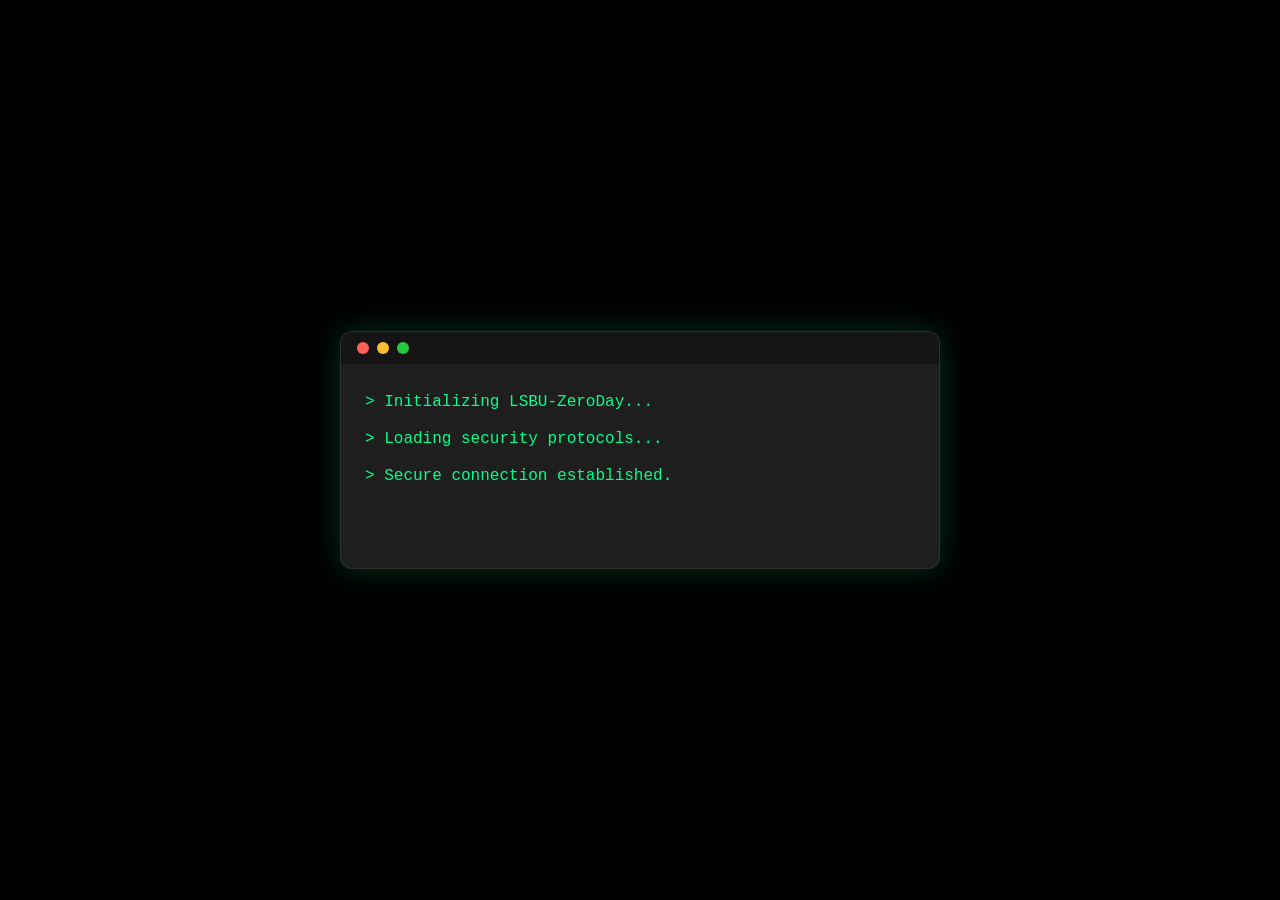
<file: index.html>
<!DOCTYPE html>
<html lang="en">

<head>
  <meta charset="UTF-8" />
  <meta name="viewport" content="width=device-width, initial-scale=1.0" />

  <!-- SEO Meta Tags -->
  <meta name="description"
    content="LSBU-ZeroDay - A student-led cybersecurity society at London South Bank University exploring penetration testing, secure coding, and defense strategies.">
  <meta name="keywords"
    content="cybersecurity, LSBU, London South Bank University, ZeroDay, penetration testing, ethical hacking, CTF, student society">
  <meta name="author" content="LSBU-ZeroDay Team">

  <!-- Open Graph / Social Media Meta Tags -->
  <meta property="og:type" content="website">
  <meta property="og:url" content="https://naziulsiam.github.io/zeroday-linktree/">
  <meta property="og:title" content="LSBU-ZeroDay - Cybersecurity Society">
  <meta property="og:description"
    content="A student-led cybersecurity society at London South Bank University. Exploring penetration testing, secure coding, and real-world defense strategies.">
  <meta property="og:image" content="https://naziulsiam.github.io/zeroday-linktree/images/logo.jpg">

  <!-- Twitter Card Meta Tags -->
  <meta name="twitter:card" content="summary_large_image">
  <meta name="twitter:title" content="LSBU-ZeroDay - Cybersecurity Society">
  <meta name="twitter:description" content="A student-led cybersecurity society at London South Bank University.">
  <meta name="twitter:image" content="https://naziulsiam.github.io/zeroday-linktree/images/logo.jpg">

  <title>LSBU-ZeroDay - Cybersecurity Society</title>
  <link rel="stylesheet" href="style.css" />
  <link rel="icon"
    href="data:image/svg+xml,<svg xmlns=%22http://www.w3.org/2000/svg%22 viewBox=%220 0 100 100%22><text y=%22.9em%22 font-size=%2290%22>🛡️</text></svg>">
</head>

<body>
  <!-- 🔒 Loading Screen -->
  <div id="loader" role="status" aria-label="Loading LSBU-ZeroDay">
    <div class="terminal">
      <div class="terminal-header">
        <span class="dot red" aria-hidden="true"></span>
        <span class="dot yellow" aria-hidden="true"></span>
        <span class="dot green" aria-hidden="true"></span>
      </div>
      <div class="terminal-body">
        <p>> Initializing LSBU-ZeroDay...</p>
        <p>> Loading security protocols...</p>
        <p>> Secure connection established.</p>
        <p class="prompt">lsbu-zeroday@linktree:~$</p>
      </div>
    </div>
  </div>

  <!-- 🌐 Main Content -->
  <div id="main-content" class="hidden">
    <div class="container">
      <header class="profile">
        <!-- 🔷 Logo -->
        <div class="logo-container">
          <img src="images/logo.jpg" alt="LSBU-ZeroDay Cybersecurity Society Logo" class="logo" />
        </div>

        <div class="badge" aria-label="Society name">LSBU-ZeroDay</div>
        <h1>lsbu-zeroday</h1>

        <!-- 📌 Live Status -->
        <div class="status-badge" role="status" aria-live="polite">
          <span class="dot online" aria-label="Online"></span> 7 members online • Next event:...
        </div>

        <!-- 📝 Bio -->
        <div class="profile-bio">
          <p>
            A student-led cybersecurity society at London South Bank University.
            We explore penetration testing, secure coding, threat intelligence,
            and real-world defense strategies—because every day is zero-day somewhere.
          </p>
        </div>

        <!-- 🏆 Achievements -->
        <div class="achievements" role="list" aria-label="Society achievements">
          <!--<span class="badge-sm" role="listitem">🏆 Top 10 — UK Cyber Challenge '24</span> -->
          <span class="badge-sm" role="listitem">💻 100+ Members</span>
          <span class="badge-sm" role="listitem">🛡️ Responsible Disclosure</span>
        </div>

        <!-- 📅 Event Banner -->
        <div class="event-banner" role="alert" aria-live="polite">
          🚨 <strong>Upcoming Event:</strong> ...<br>
          <small>Stay tuned for our next workshop or event!</small>
        </div>
      </header>

      <main class="links">
        <a href="https://www.instagram.com/lsbuzeroday_?igsh=MXM4aGJobGJ4bjR2bw==" target="_blank"
          rel="noopener noreferrer" class="link" aria-label="Visit our Instagram page">
          <span aria-hidden="true">📸</span> Instagram
        </a>
        <a href="https://www.linkedin.com/company/lsbu-zeroday/" target="_blank" rel="noopener noreferrer" class="link"
          aria-label="Visit our LinkedIn page">
          <span aria-hidden="true">💼</span> LinkedIn
        </a>
        <a href="mailto:lsbu.zeroday@gmail.com" class="link" aria-label="Contact us via email">
          <span aria-hidden="true">✉️</span> Contact
        </a>
        <a href="about.html" class="link" aria-label="Learn more about us">
          <span aria-hidden="true">📖</span> About Us
        </a>
        <!-- <a href="#" class="link vuln" aria-label="Report a security vulnerability">⚠️ Report a Vulnerability</a> -->
        <a href="/guidelines.pdf" target="_blank" rel="noopener noreferrer" class="link"
          aria-label="Read our society guidelines and terms">
          <span aria-hidden="true">📜</span> Society Guidelines & Terms
        </a>
        <!-- <a href="https://docs.google.com/forms/d/e/1FAIpQLSd4sPA1ysrZYyfD2AOMg_WEzaLidvQzciJKNzOevnuYozPbqQ/viewform?usp=sharing&ouid=115549893832238883107" target="_blank" rel="noopener noreferrer" class="link cta" aria-label="Apply to join the core team">
          <span aria-hidden="true">🔐</span> Apply to Core Team
        </a> -->
        <a href="https://chat.whatsapp.com/GFDcwGMq3SUHrPMQDVjfOj" target="_blank" rel="noopener noreferrer"
          class="link cta" aria-label="Join our WhatsApp community">
          <span aria-hidden="true">🚀</span> Connect on WhatsApp
        </a>
      </main>

      <footer>
        <p>lsbu-zeroday@linktree:~$ &copy; 2026 | Built by ZeroDay Team</p>
        <p>Defending the future, one zero-day at a time.</p>
      </footer>
    </div>
  </div>

  <script src="script.js"></script>
</body>

</html>
</file>
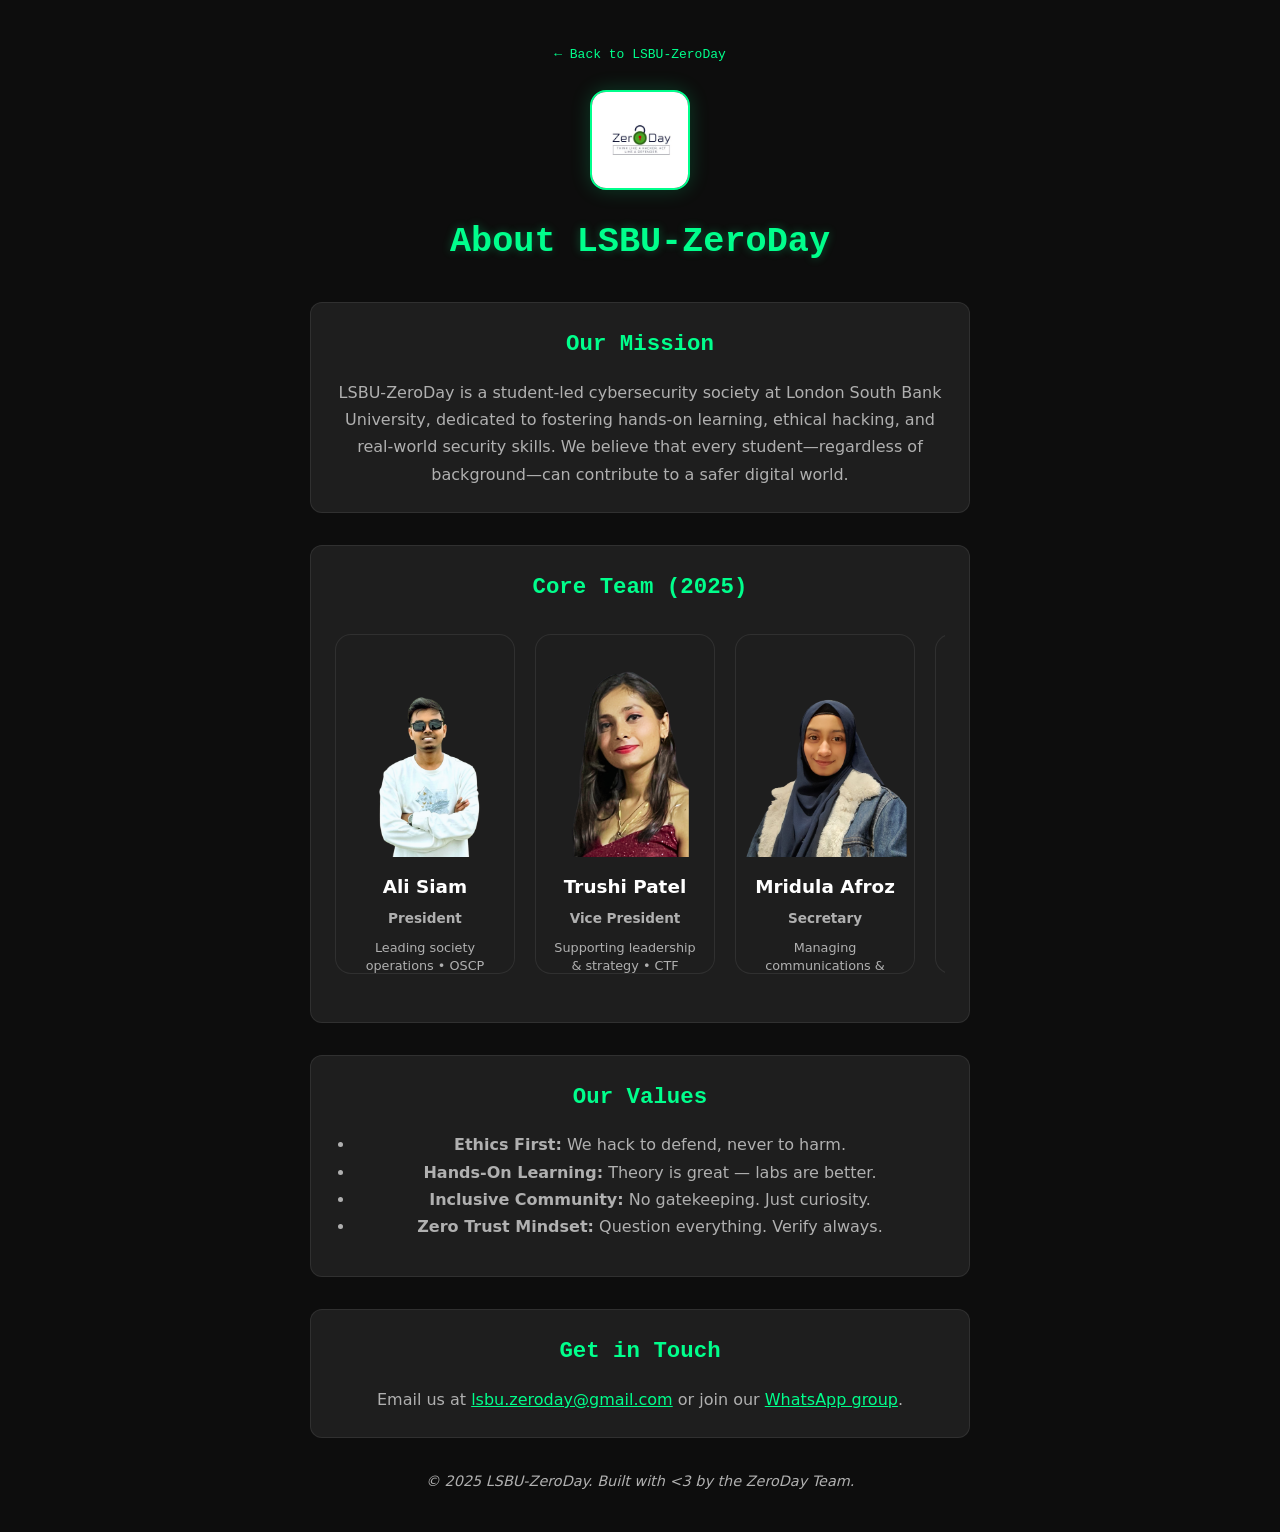
<file: about.html>
<!DOCTYPE html>
<html lang="en">

<head>
  <meta charset="UTF-8" />
  <meta name="viewport" content="width=device-width, initial-scale=1.0" />

  <!-- SEO Meta Tags -->
  <meta name="description"
    content="Learn about LSBU-ZeroDay, our mission, core team, and values. A student-led cybersecurity society at London South Bank University.">
  <meta name="keywords" content="LSBU ZeroDay, cybersecurity society, about us, team, ethical hacking, LSBU students">
  <meta name="author" content="LSBU-ZeroDay Team">

  <!-- Open Graph / Social Media Meta Tags -->
  <meta property="og:type" content="website">
  <meta property="og:url" content="https://naziulsiam.github.io/zeroday-linktree/about.html">
  <meta property="og:title" content="About Us • LSBU-ZeroDay">
  <meta property="og:description"
    content="Learn about LSBU-ZeroDay, our mission, core team, and values. A student-led cybersecurity society at London South Bank University.">
  <meta property="og:image" content="https://naziulsiam.github.io/zeroday-linktree/images/logo.jpg">

  <title>About Us • LSBU-ZeroDay</title>
  <link rel="stylesheet" href="style.css" />
  <link rel="icon"
    href="data:image/svg+xml,<svg xmlns=%22http://www.w3.org/2000/svg%22 viewBox=%220 0 100 100%22><text y=%22.9em%22 font-size=%2290%22>🛡️</text></svg>">
  <style>
    /* Optional: override for about page */
    .container {
      max-width: 700px;
      padding: 20px;
    }

    .back-link {
      display: inline-block;
      margin-bottom: 24px;
      color: var(--accent);
      text-decoration: none;
      font-family: monospace;
    }

    .back-link:hover {
      text-decoration: underline;
    }
  </style>
</head>

<body>
  <div class="container">
    <a href="index.html" class="back-link" aria-label="Go back to main page">← Back to LSBU-ZeroDay</a>

    <div class="logo-container">
      <img src="images/logo.jpg" alt="LSBU-ZeroDay Cybersecurity Society Logo" class="logo" />
    </div>

    <h1>About LSBU-ZeroDay</h1>

    <section class="section">
      <h2>Our Mission</h2>
      <p>
        LSBU-ZeroDay is a student-led cybersecurity society at London South Bank University,
        dedicated to fostering hands-on learning, ethical hacking, and real-world security skills.
        We believe that every student—regardless of background—can contribute to a safer digital world.
      </p>
    </section>

    <section class="section">
      <h2>Core Team (2025)</h2>
      <div class="team-carousel" role="list" aria-label="Core team members">
        <div class="team-member" role="listitem">
          <img src="images/team/ali.png" alt="Portrait of Ali Siam, President" class="member-photo">
          <div class="member-info">
            <h3>Ali Siam</h3>
            <p class="role">President</p>
            <p class="bio">Leading society operations • OSCP candidate • Web app pentesting</p>
          </div>
        </div>
        <div class="team-member" role="listitem">
          <img src="images/team/trushi.png" alt="Portrait of Trushi Patel, Vice President" class="member-photo">
          <div class="member-info">
            <h3>Trushi Patel</h3>
            <p class="role">Vice President</p>
            <p class="bio">Supporting leadership & strategy • CTF enthusiast • Binary exploitation</p>
          </div>
        </div>
        <div class="team-member" role="listitem">
          <img src="images/team/prionty.png" alt="Portrait of Mridula Afroz, Secretary" class="member-photo">
          <div class="member-info">
            <h3>Mridula Afroz</h3>
            <p class="role">Secretary</p>
            <p class="bio">Managing communications & documentation • Secure coding advocate</p>
          </div>
        </div>
        <div class="team-member" role="listitem">
          <img src="images/team/riad.png" alt="Portrait of Md Riad, Event Coordinator" class="member-photo">
          <div class="member-info">
            <h3>Md Riad</h3>
            <p class="role">Event Coordinator</p>
            <p class="bio">Organizing workshops & events • CTF player • Network security</p>
          </div>
        </div>
        <div class="team-member" role="listitem">
          <img src="images/team/rumi.png" alt="Portrait of Md Rahman, Social Media & Outreach Officer"
            class="member-photo">
          <div class="member-info">
            <h3>Md Rahman</h3>
            <p class="role">Social Media & Outreach Officer</p>
            <p class="bio">Building community presence • Social media strategy • Digital forensics</p>
          </div>
        </div>
        <div class="team-member" role="listitem">
          <img src="images/team/mahfuz.png" alt="Portrait of Md Mahfuz, Treasurer" class="member-photo">
          <div class="member-info">
            <h3>Md Mahfuz</h3>
            <p class="role">Treasurer</p>
            <p class="bio">Managing finances & budgets • Cloud security • Risk assessment</p>
          </div>
        </div>


        <div class="team-member" role="listitem">
          <img src="images/team/Kimberly.png" alt="Portrait of Kimberly Dianne, Technical Lead" class="member-photo">
          <div class="member-info">
            <h3>Kimberly</h3>
            <p class="role">Technical Lead</p>
            <p class="bio">Encouraging hands-on learning • Building strong technical foundation</p>
          </div>
        </div>

        <div class="team-member" role="listitem">
          <img src="images/team/prithika.png" alt="Portrait of Prithika Gopinath, Assistant Technical Lead" class="member-photo">
          <div class="member-info">
            <h3>Prithika</h3>
            <p class="role">Ast. Techincal Lead</p>
            <p class="bio">Supporting technical activities • Bringing curiosity</p>
          </div>
        </div>


      </div>
    </section>

    <section class="section">
      <h2>Our Values</h2>
      <ul role="list">
        <li><strong>Ethics First:</strong> We hack to defend, never to harm.</li>
        <li><strong>Hands-On Learning:</strong> Theory is great — labs are better.</li>
        <li><strong>Inclusive Community:</strong> No gatekeeping. Just curiosity.</li>
        <li><strong>Zero Trust Mindset:</strong> Question everything. Verify always.</li>
      </ul>
    </section>

    <section class="section">
      <h2>Get in Touch</h2>
      <p>Email us at <a href="mailto:lsbu.zeroday@gmail.com" aria-label="Send us an email">lsbu.zeroday@gmail.com</a> or
        join our <a href="https://chat.whatsapp.com/GFDcwGMq3SUHrPMQDVjfOj" target="_blank" rel="noopener noreferrer"
          aria-label="Join our WhatsApp group">WhatsApp group</a>.</p>
    </section>

    <footer>
      <p>&copy; 2025 LSBU-ZeroDay. Built with &lt;3 by the ZeroDay Team.</p>
    </footer>
  </div>

  <script>
    // Optional: add back-to-top or analytics
  </script>
</body>

</html>
</file>
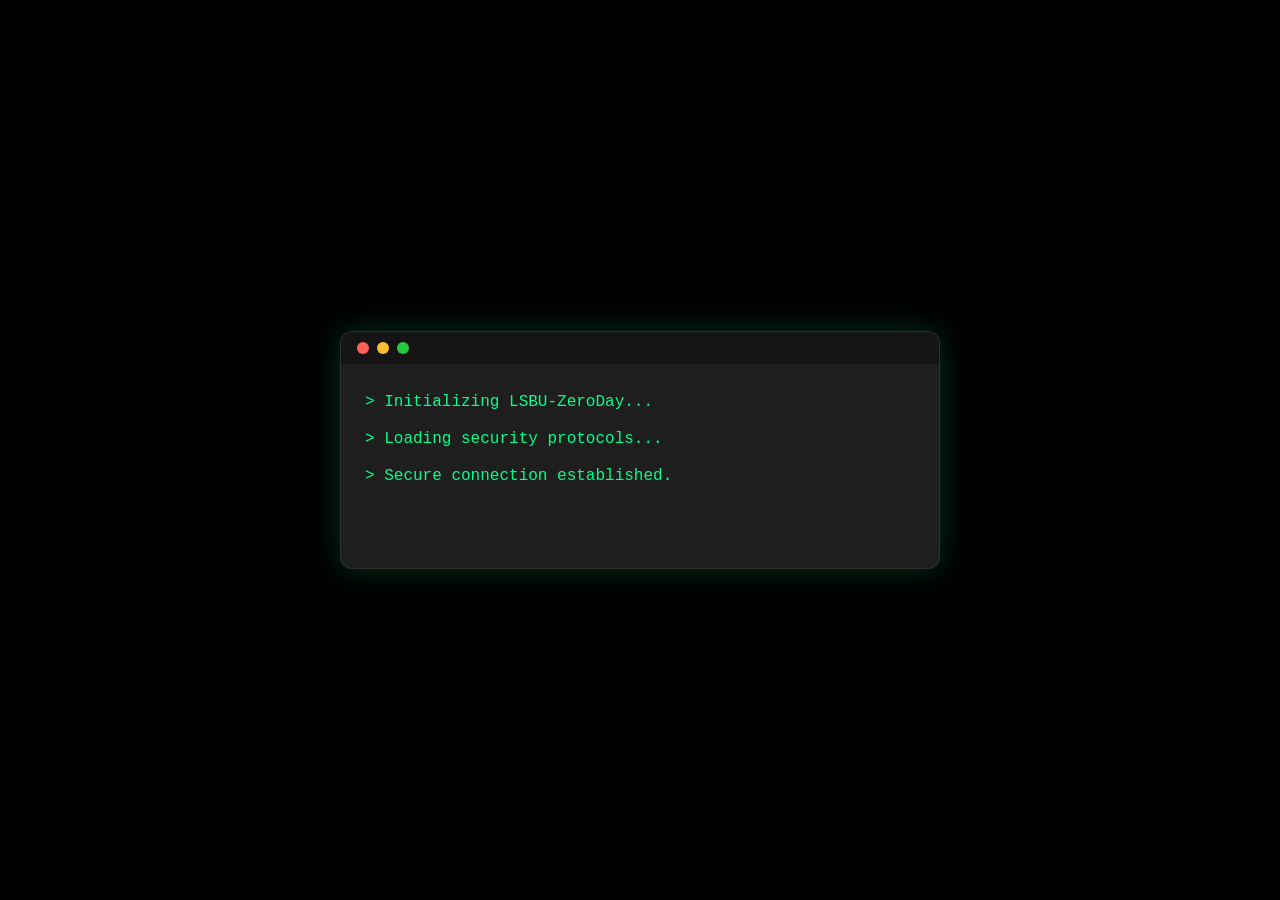
<file: LSbu-linktree.html>
<!DOCTYPE html>
<html lang="en">
<head>
  <meta charset="UTF-8" />
  <meta name="viewport" content="width=device-width, initial-scale=1.0"/>
  <title>LSBU-ZeroDay</title>
  <link rel="stylesheet" href="style.css" />
  <link rel="icon" href="data:image/svg+xml,<svg xmlns=%22http://www.w3.org/2000/svg%22 viewBox=%220 0 100 100%22><text y=%22.9em%22 font-size=%2290%22>🛡️</text></svg>">
</head>
<body>
  <!-- 🔒 Loading Screen -->
  <div id="loader">
    <div class="terminal">
      <div class="terminal-header">
        <span class="dot red"></span>
        <span class="dot yellow"></span>
        <span class="dot green"></span>
      </div>
      <div class="terminal-body">
        <p>> Initializing LSBU-ZeroDay...</p>
        <p>> Loading security protocols...</p>
        <p>> Secure connection established.</p>
        <p class="prompt">lsbu-zeroday@linktree:~$</p>
      </div>
    </div>
  </div>

  <!-- 🌐 Main Content -->
  <div id="main-content" class="hidden">
    <div class="container">
      <header class="profile">
        <!-- 🔷 Logo (green/white friendly) -->
        <div class="logo-container">
          <img
            src="images/logo.jpg"
            alt="LSBU-ZeroDay Logo"
            class="logo"
          />
        </div>

        <div class="badge">LSBU-ZeroDay</div>
        <h1>lsbu-zeroday</h1>

        <!-- 📌 Live Status -->
        <div class="status-badge">
          <span class="dot online"></span> 5 members online • Next event: 28 Oct
        </div>

        <!-- 📝 Bio -->
        <div class="bio">
          <p>
            A student-led cybersecurity society at London South Bank University.
            We explore penetration testing, secure coding, threat intelligence,
            and real-world defense strategies—because every day is zero-day somewhere.
          </p>
        </div>

        <!-- 🏆 Achievements -->
        <div class="achievements">
          <span class="badge-sm">🏆 Top 10 — UK Cyber Challenge '24</span>
          <span class="badge-sm">💻 60+ Members</span>
          <span class="badge-sm">🛡️ Responsible Disclosure</span>
        </div>

        <!-- 📅 Event Banner -->
        <div class="event-banner">
          🚨 <strong>Live Workshop:</strong> Web App Pentesting<br>
          <small>Mon, 28 Oct • 6 PM • LSBU Room K203</small>
        </div>
      </header>

      <main class="links">
        <a href="https://instagram.com/lsbu_zeroday" target="_blank" rel="noopener" class="link">📸 Instagram</a>
        <a href="https://linkedin.com/company/lsbu-zeroday" target="_blank" rel="noopener" class="link">💼 LinkedIn</a>
        <a href="https://discord.gg/your-invite" target="_blank" rel="noopener" class="link">💬 Discord</a>
        <a href="mailto:zeroday@lsbu.ac.uk" class="link">✉️ Contact</a>
        <a href="https://github.com/LSBU-ZeroDay" target="_blank" rel="noopener" class="link">💻 GitHub</a>
        <a href="https://lsbu.ac.uk/societies/zeroday" target="_blank" rel="noopener" class="link">📖 About Us</a>
        <a href="mailto:security@lsbu-zeroday.org?subject=[VULN]%20Report" class="link vuln">⚠️ Report a Vulnerability</a>
        <a href="https://forms.gle/join-zeroday" target="_blank" rel="noopener" class="link cta">🚀 Join Now</a>
      </main>

      <footer>
      <footer>
  <p>lsbu-zeroday@linktree:~$ &copy; 2025 | Built by ZeroDay Team</p>
</footer>
        <p>Defending the future, one zero-day at a time.</p>
      </footer>
    </div>
  </div>

  <script src="script.js"></script>
</body>
</html>
</file>
<file: style.css>
/* ============= GREEN CYBER THEME (HTB-INSPIRED) ============= */
:root {
  --bg: #0d0d0d;
  --card: #1e1e1e;
  --accent: #00ff8c;        /* Terminal green */
  --accent-hover: #00e07a;
  --text: #ffffff;
  --text-muted: #b0b0b0;
  --border: rgba(255, 255, 255, 0.08);
  --shadow: rgba(0, 255, 140, 0.15);
}

* {
  margin: 0;
  padding: 0;
  box-sizing: border-box;
}

body {
  font-family: 'Segoe UI', system-ui, sans-serif;
  background: var(--bg);
  color: var(--text);
  min-height: 100vh;
  display: flex;
  justify-content: center;
  align-items: center;
  padding: 20px;
  line-height: 1.6;
}

.hidden { display: none; }

/* ============= LOADER ============= */
#loader {
  position: fixed;
  top: 0; left: 0;
  width: 100%; height: 100%;
  background: #000;
  display: flex;
  justify-content: center;
  align-items: center;
  z-index: 9999;
}

.terminal {
  width: 90%; max-width: 600px;
  background: var(--card);
  border-radius: 12px;
  overflow: hidden;
  box-shadow: 0 0 30px rgba(0, 255, 140, 0.2);
  font-family: 'Courier New', monospace;
  color: var(--accent);
  font-size: 16px;
  border: 1px solid var(--border);
}

.terminal-header {
  background: #141414;
  padding: 10px 16px;
  display: flex; gap: 8px;
}
.dot { width: 12px; height: 12px; border-radius: 50%; }
.red { background: #ff5f56; }
.yellow { background: #ffbd2e; }
.green { background: #27c93f; }

.terminal-body {
  padding: 24px; text-align: left; line-height: 1.8;
}
.terminal-body p {
  margin-bottom: 8px; opacity: 0;
  animation: fadeIn 0.6s forwards;
}
.terminal-body p:nth-child(1) { animation-delay: 0.2s; }
.terminal-body p:nth-child(2) { animation-delay: 0.6s; }
.terminal-body p:nth-child(3) { animation-delay: 1.0s; }
.terminal-body .prompt {
  margin-top: 16px; color: var(--accent);
  opacity: 0; animation: blink 1s infinite 1.4s;
}

@keyframes fadeIn { to { opacity: 1; } }
@keyframes blink { 0%,100% { opacity: 1; } 50% { opacity: 0.3; } }

/* ============= MAIN CONTENT ============= */
#main-content {
  opacity: 0;
  animation: fadeInMain 0.6s 0.3s forwards;
}
@keyframes fadeInMain { to { opacity: 1; } }

.container {
  max-width: 520px; width: 100%; text-align: center;
}

/* Logo */
.logo-container { margin-bottom: 24px; display: flex; justify-content: center; }
.logo {
  width: 100px; height: 100px;
  border-radius: 16px;
  object-fit: cover;
  border: 2px solid var(--accent);
  box-shadow: 0 0 20px rgba(0, 255, 140, 0.2);
  transition: transform 0.3s ease;
}
.logo:hover { transform: scale(1.05); }

/* Header */
.badge {
  display: inline-block;
  background: rgba(0, 255, 140, 0.1);
  color: var(--accent);
  font-size: 0.75rem; font-weight: 700;
  padding: 4px 12px; border-radius: 20px;
  letter-spacing: 0.5px; margin-bottom: 12px;
  font-family: 'Courier New', monospace;
  border: 1px solid rgba(0, 255, 140, 0.3);
}

h1 {
  font-family: 'Courier New', monospace;
  font-size: 2.2rem; font-weight: 700;
  color: var(--accent);
  margin-bottom: 12px;
  text-shadow: 0 0 10px rgba(0, 255, 140, 0.3);
}

/* Status Badge */
.status-badge {
  background: rgba(0, 255, 140, 0.08);
  color: var(--accent);
  font-size: 0.85rem;
  padding: 6px 14px;
  border-radius: 20px;
  display: inline-block;
  margin: 12px 0;
  font-family: monospace;
}
.dot.online {
  display: inline-block;
  width: 8px; height: 8px;
  background: #00ff41;
  border-radius: 50%;
  margin-right: 6px;
}

/* Profile Bio (renamed from .bio to avoid conflict) */
.profile-bio {
  background: var(--card);
  padding: 22px;
  border-radius: 12px;
  margin: 16px 0;
  border: 1px solid var(--border);
  text-align: left;
  font-size: 0.95rem;
  color: var(--text-muted);
  line-height: 1.7;
}

/* Achievements */
.achievements {
  display: flex; flex-wrap: wrap; gap: 8px;
  justify-content: center; margin: 16px 0;
}
.badge-sm {
  background: rgba(255, 255, 255, 0.05);
  padding: 4px 10px; border-radius: 6px;
  font-size: 0.8rem; font-family: monospace;
}

/* Event Banner */
.event-banner {
  background: rgba(255, 42, 109, 0.15);
  border-left: 3px solid #ff2a6d;
  padding: 14px;
  border-radius: 0 8px 8px 0;
  margin: 20px auto;
  max-width: 480px;
  font-size: 0.95rem;
  color: #ff9eaa;
}

/* Links */
.links {
  display: flex; flex-direction: column; gap: 16px;
  margin-bottom: 32px;
}
.link {
  display: block;
  padding: 16px 24px;
  background: var(--card);
  color: var(--text);
  text-decoration: none;
  border-radius: 12px;
  font-weight: 600;
  transition: all 0.25s ease;
  border: 1px solid var(--border);
  text-align: left;
  position: relative;
  padding-left: 52px;
}
.link::before {
  position: absolute; left: 20px; top: 50%;
  transform: translateY(-50%);
  content: "→"; color: var(--accent);
  font-family: monospace; font-weight: bold;
}
.link:hover {
  transform: translateY(-2px);
  border-color: var(--accent);
  box-shadow: 0 6px 20px var(--shadow);
  color: var(--accent);
}
.vuln::before { content: "!"; color: #ff2a6d; }
.cta {
  background: rgba(0, 255, 140, 0.1);
  color: var(--accent) !important;
  text-align: center;
  padding-left: 24px;
  border: 1px solid var(--accent);
}
.cta::before {
  content: "$"; color: var(--accent); left: 18px;
}
.cta:hover {
  background: rgba(0, 255, 140, 0.2);
  box-shadow: 0 6px 20px var(--shadow);
}

/* ===== Shared Styles for About Page ===== */
.section {
  margin: 32px 0;
  background: var(--card);
  padding: 24px;
  border-radius: 12px;
  border: 1px solid var(--border);
}

.section h2 {
  color: var(--accent);
  font-family: 'Courier New', monospace;
  margin-bottom: 16px;
  font-size: 1.4rem;
}

.section p, .section li {
  color: var(--text-muted);
  line-height: 1.7;
}

.section ul {
  padding-left: 20px;
  margin: 12px 0;
}

.section a {
  color: var(--accent);
  text-decoration: underline;
}

/* ===== TEAM CAROUSEL ===== */
.team-carousel {
  display: flex;
  gap: 20px;
  overflow-x: auto;
  padding: 12px 0 24px;
  scroll-snap-type: x mandatory;
  -webkit-overflow-scrolling: touch;
  margin-top: 16px;
  scrollbar-width: thin; /* Firefox */
  scrollbar-color: var(--accent) var(--card);
}

.team-carousel::-webkit-scrollbar {
  height: 6px;
}
.team-carousel::-webkit-scrollbar-thumb {
  background: var(--accent);
  border-radius: 3px;
}
.team-carousel::-webkit-scrollbar-track {
  background: var(--card);
}

/* Team Member Card */
.team-member {
  flex: 0 0 auto;
  width: 180px;
  height: 340px; /* fixed height for consistent layout */
  display: flex;
  flex-direction: column;
  background: var(--card);
  border-radius: 16px;
  border: 1px solid var(--border);
  overflow: hidden;
  scroll-snap-align: start;
  transition: transform 0.25s, border-color 0.25s;
}

.team-member:hover {
  transform: translateY(-4px);
  border-color: var(--accent);
}

/* Profile Image - Takes 70% of card */
.member-photo {
  width: 100%;
  height: 70%;
  object-fit: cover;
  display: block;
}

/* Text Info - Takes bottom 30% */
.member-info {
  padding: 15px;
  text-align: center;
  flex: 1;
  display: flex;
  flex-direction: column;
  justify-content: flex-start;
}

.member-info h3 {
  font-size: 1.15rem;
  margin: 0 0 6px;
  color: var(--text);
}

.role {
  font-size: 0.85rem;
  color: var(--accent);
  font-weight: 600;
  margin: 0 0 8px;
}

/* Team Member Bio - Specific to about page team cards */
.member-info .bio {
  font-size: 0.8rem;
  color: var(--text-muted);
  margin: 0;
  line-height: 1.4;
  background: transparent;
  padding: 0;
  border: none;
  text-align: center;
}

/* Footer */
footer {
  color: var(--text-muted);
  font-size: 0.9rem;
  font-style: italic;
  margin-top: 12px;
}

/* Responsive */
@media (max-width: 600px) {
  h1 { font-size: 1.9rem; }
  .profile-bio { padding: 18px; }
  .link { padding: 14px 20px; padding-left: 48px; }
  .logo { width: 90px; height: 90px; }
}
</file>
